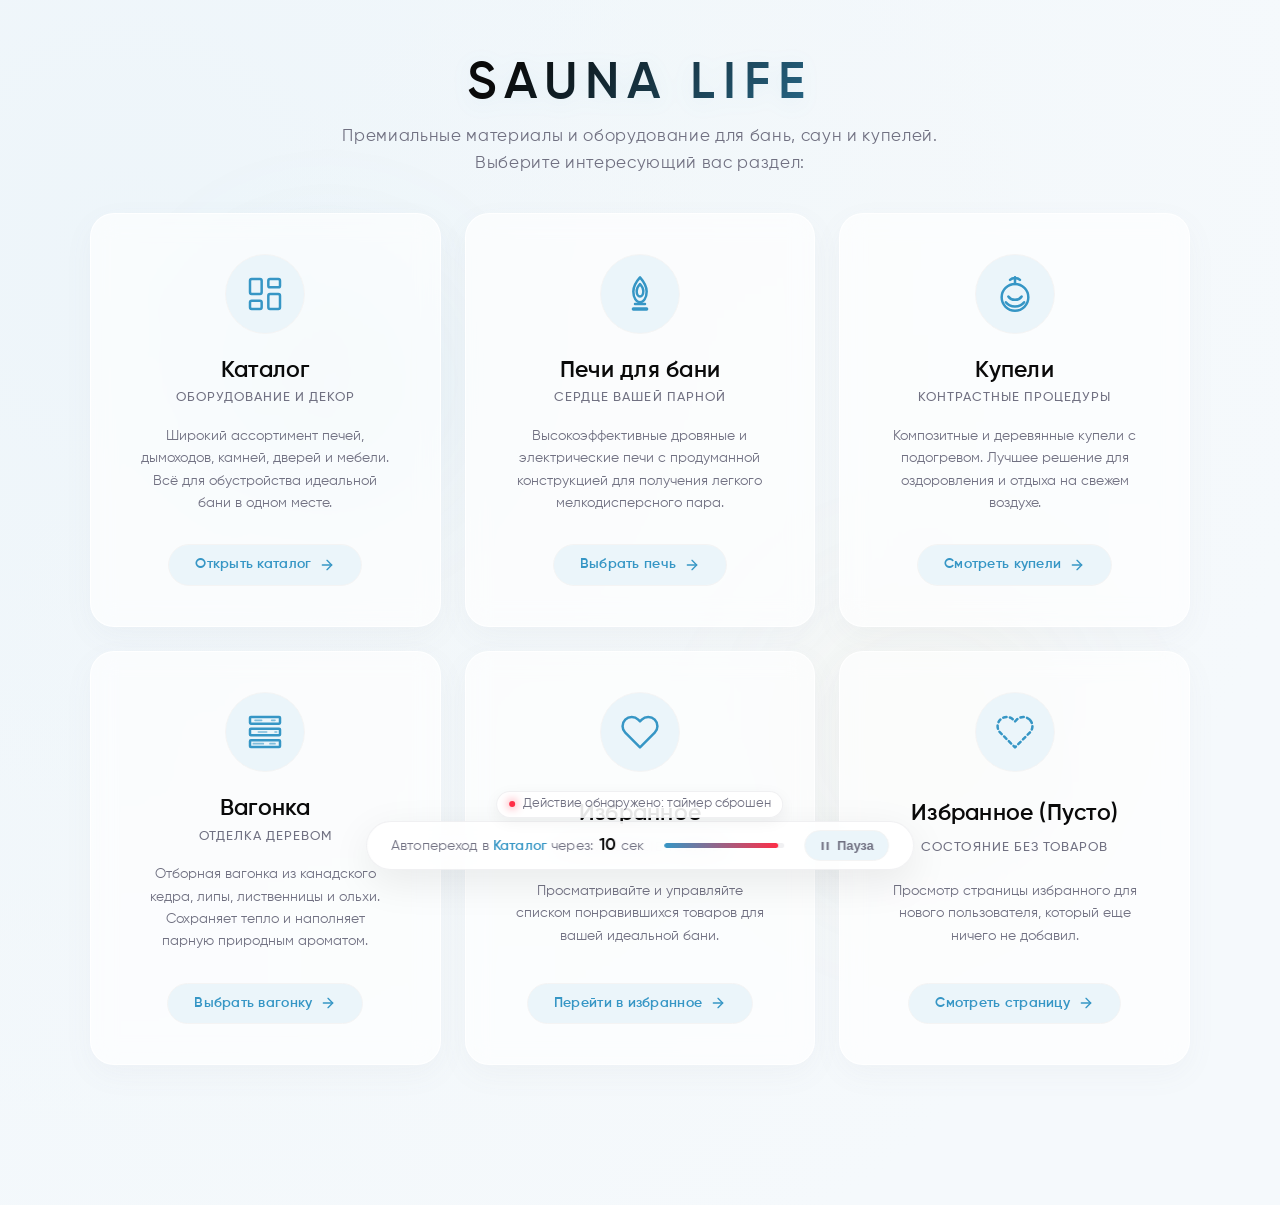
<file: index.html>
<!doctype html>
<html lang="ru">
  <head>
    <meta charset="UTF-8" />
    <meta name="viewport" content="width=device-width, initial-scale=1.0" />
    <meta name="description" content="Sauna Life — ваш премиальный гид в мир бань, саун и купелей. Выберите интересующий раздел для перехода к каталогу или детальным обзорам." />
    <title>Sauna Life — Выбор раздела</title>
    <!-- Fonts -->
    <link rel="preconnect" href="https://fonts.googleapis.com" />
    <link rel="preconnect" href="https://fonts.gstatic.com" crossorigin />
    <link href="https://fonts.googleapis.com/css2?family=Montserrat:wght@300;400;500;600;700&display=swap" rel="stylesheet" />
    
    <!-- Link to official project design files -->
    <link rel="stylesheet" href="./css/base/variables.css" />
    <link rel="stylesheet" href="./css/base/typography.css" />
    
    <link rel="shortcut icon" href="favicon.ico" type="image/x-icon" />
    <style>
      /* --- PREMIUM BASE STYLES --- */
      * {
        box-sizing: border-box;
        margin: 0;
        padding: 0;
      }
      
      body {
        margin: 0;
        padding: 0;
        font-family: 'Gilroy', 'Montserrat', -apple-system, BlinkMacSystemFont, 'Segoe UI', Roboto, sans-serif;
        background-color: var(--color-bg);
        color: var(--color-dark);
        min-height: 100vh;
        display: flex;
        flex-direction: column;
        justify-content: space-between;
        align-items: center;
        overflow-x: hidden;
        position: relative;
        /* Custom subtle radial gradient overlays matching local brand style */
        background: radial-gradient(circle at 10% 20%, rgba(54, 150, 197, 0.04) 0%, var(--color-bg) 80%),
                    radial-gradient(circle at 90% 80%, rgba(229, 169, 59, 0.04) 0%, var(--color-bg) 80%);
      }

      /* --- AMBIENT GLOW BACKDROP --- */
      .ambient-glow {
        position: absolute;
        top: 0;
        left: 0;
        width: 100%;
        height: 100%;
        overflow: hidden;
        pointer-events: none;
        z-index: 1;
      }
      
      .glow-1 {
        position: absolute;
        top: 15%;
        left: 10%;
        width: 400px;
        height: 400px;
        background: radial-gradient(circle, rgba(54, 150, 197, 0.07) 0%, rgba(255, 255, 255, 0) 70%);
        filter: blur(50px);
        animation: float-slow 24s infinite alternate ease-in-out;
      }
      
      .glow-2 {
        position: absolute;
        bottom: 20%;
        right: 10%;
        width: 450px;
        height: 450px;
        background: radial-gradient(circle, rgba(229, 169, 59, 0.06) 0%, rgba(255, 255, 255, 0) 70%);
        filter: blur(60px);
        animation: float-slow 30s infinite alternate-reverse ease-in-out;
      }
      
      @keyframes float-slow {
        0% { transform: translate(0, 0) scale(1); }
        100% { transform: translate(50px, 30px) scale(1.1); }
      }

      /* --- CONTENT WRAPPER --- */
      .page-wrapper {
        width: 100%;
        display: flex;
        flex-direction: column;
        justify-content: space-between;
        align-items: center;
        min-height: 100vh;
        padding: 40px 20px 120px 20px;
        z-index: 10;
        position: relative;
      }

      /* --- HEADER BRANDING --- */
      .header-brand {
        text-align: center;
        margin-top: 15px;
        margin-bottom: 15px;
        max-width: 800px;
      }
      
      .brand-logo {
        font-size: clamp(2.2rem, 5vw, 3.2rem);
        font-weight: 700;
        letter-spacing: 0.16em;
        text-transform: uppercase;
        margin: 0 0 10px 0;
        background: linear-gradient(135deg, var(--color-dark) 30%, var(--color-blue) 100%);
        -webkit-background-clip: text;
        -webkit-text-fill-color: transparent;
        filter: drop-shadow(0 4px 10px rgba(54, 150, 197, 0.08));
      }
      
      .brand-tagline {
        font-size: clamp(0.95rem, 2vw, 1.05rem);
        font-weight: 400;
        color: var(--color-gray);
        letter-spacing: 0.04em;
        line-height: 1.6;
        max-width: 680px;
        margin: 0 auto;
      }

      /* --- HUB CONTAINER & GRID --- */
      .hub-container {
        width: 100%;
        max-width: 1100px;
        margin: auto 0;
        padding: 20px 0;
      }
      
      .hub-grid {
        display: grid;
        grid-template-columns: repeat(3, 1fr);
        gap: 24px;
        width: 100%;
      }
      
      @media (max-width: 1023px) {
        .hub-grid {
          grid-template-columns: repeat(2, 1fr);
          max-width: 720px;
          margin: 0 auto;
          gap: 20px;
        }
      }
      
      @media (max-width: 640px) {
        .hub-grid {
          grid-template-columns: 1fr;
          max-width: 400px;
          margin: 0 auto;
          gap: 16px;
        }
      }

      /* --- LIGHT GLASSMORPHIC HUB CARD --- */
      .hub-card {
        background: rgba(255, 255, 255, 0.65);
        border: 1px solid rgba(255, 255, 255, 0.85);
        border-radius: 24px;
        padding: 40px 24px;
        text-align: center;
        display: flex;
        flex-direction: column;
        justify-content: space-between;
        align-items: center;
        text-decoration: none;
        color: var(--color-dark);
        transition: all 0.4s cubic-bezier(0.16, 1, 0.3, 1);
        position: relative;
        overflow: hidden;
        box-shadow: 0 10px 30px rgba(113, 113, 130, 0.05);
        backdrop-filter: blur(12px);
      }
      
      .hub-card::before {
        content: '';
        position: absolute;
        top: 0;
        left: 0;
        right: 0;
        bottom: 0;
        background: radial-gradient(circle at top, rgba(54, 150, 197, 0.05) 0%, rgba(54, 150, 197, 0) 70%);
        opacity: 0;
        transition: opacity 0.4s ease;
      }
      
      .hub-card:hover {
        transform: translateY(-8px);
        border-color: rgba(54, 150, 197, 0.3);
        box-shadow: 0 20px 45px rgba(54, 150, 197, 0.1);
        background: #ffffff;
      }
      
      .hub-card:hover::before {
        opacity: 1;
      }
      
      .card-icon-wrap {
        width: 80px;
        height: 80px;
        border-radius: 50%;
        background: var(--color-gray-light);
        border: 1px solid var(--border-color-base-light);
        display: flex;
        justify-content: center;
        align-items: center;
        color: var(--color-blue);
        margin-bottom: 24px;
        transition: all 0.4s cubic-bezier(0.16, 1, 0.3, 1);
        position: relative;
        z-index: 2;
      }
      
      .hub-card:hover .card-icon-wrap {
        background: rgba(54, 150, 197, 0.08);
        border-color: rgba(54, 150, 197, 0.35);
        transform: scale(1.1) rotate(3deg);
        box-shadow: 0 0 20px rgba(54, 150, 197, 0.12);
      }
      
      .card-title {
        font-size: 1.45rem;
        font-weight: 600;
        margin: 0 0 6px 0;
        letter-spacing: 0.01em;
        color: var(--color-dark);
        transition: color 0.3s ease;
        position: relative;
        z-index: 2;
      }
      
      .hub-card:hover .card-title {
        color: var(--color-blue);
      }
      
      .card-subtitle {
        font-size: 0.8rem;
        color: var(--color-gray);
        font-weight: 500;
        text-transform: uppercase;
        letter-spacing: 0.08em;
        margin-bottom: 18px;
        position: relative;
        z-index: 2;
      }
      
      .card-desc {
        font-size: 0.9rem;
        color: var(--color-gray);
        line-height: 1.55;
        margin-bottom: 30px;
        font-weight: 400;
        max-width: 250px;
        transition: color 0.3s ease;
        position: relative;
        z-index: 2;
      }
      
      .hub-card:hover .card-desc {
        color: var(--color-dark);
      }
      
      .card-btn {
        padding: 11px 26px;
        border-radius: 50px;
        background: var(--color-gray-light);
        border: 1px solid var(--border-color-base-light);
        font-size: 0.85rem;
        font-weight: 600;
        letter-spacing: 0.02em;
        color: var(--color-blue);
        transition: all 0.3s ease;
        display: inline-flex;
        align-items: center;
        gap: 8px;
        position: relative;
        z-index: 2;
      }
      
      .card-btn svg {
        transition: transform 0.3s ease;
      }
      
      .hub-card:hover .card-btn {
        background: var(--color-accent);
        border-color: var(--color-accent);
        color: var(--color-light);
        box-shadow: 0 8px 18px rgba(255, 46, 71, 0.28);
      }
      
      .hub-card:hover .card-btn svg {
        transform: translateX(4px);
      }

      /* --- TIMER / DECK SECTION --- */
      .footer-bar {
        position: fixed;
        bottom: 30px;
        left: 50%;
        transform: translateX(-50%);
        display: flex;
        flex-direction: column;
        align-items: center;
        z-index: 100;
        pointer-events: none;
      }
      
      .countdown-box {
        pointer-events: auto;
        background: rgba(255, 255, 255, 0.85);
        border: 1px solid rgba(113, 113, 130, 0.1);
        border-radius: 60px;
        padding: 8px 24px;
        display: flex;
        align-items: center;
        gap: 20px;
        box-shadow: 0 12px 40px rgba(0, 0, 0, 0.08);
        backdrop-filter: blur(12px);
        transition: transform 0.3s ease;
      }
      
      @media (max-width: 640px) {
        .footer-bar {
          bottom: 20px;
          width: 100%;
          padding: 0 20px;
        }
        .countdown-box {
          padding: 8px 16px;
          gap: 12px;
          width: 100%;
          justify-content: center;
        }
        .progress-container {
          display: none;
        }
        .countdown-text {
          font-size: 0.85rem;
        }
      }
      
      .countdown-text {
        font-size: 0.9rem;
        color: var(--color-gray);
        font-weight: 400;
        margin: 0;
        letter-spacing: 0.01em;
      }
      
      .countdown-text span {
        color: var(--color-blue);
        font-weight: 600;
      }
      
      .countdown-text strong {
        font-size: 1.05rem;
        color: var(--color-dark);
        margin-left: 2px;
      }
      
      .progress-container {
        width: 120px;
        height: 5px;
        background: rgba(113, 113, 130, 0.1);
        border-radius: 4px;
        overflow: hidden;
      }
      
      .progress-fill {
        height: 100%;
        width: 100%;
        background: linear-gradient(90deg, var(--color-blue), var(--color-accent));
        border-radius: 4px;
        width: 100%;
      }
      
      .control-btn {
        background: var(--color-gray-light);
        border: 1px solid var(--border-color-base-light);
        color: var(--color-gray);
        cursor: pointer;
        display: flex;
        align-items: center;
        justify-content: center;
        gap: 6px;
        font-size: 0.8rem;
        font-weight: 600;
        padding: 7px 14px;
        border-radius: 50px;
        transition: all 0.3s ease;
      }
      
      .control-btn:hover {
        color: var(--color-dark);
        background: #ffffff;
        border-color: rgba(113, 113, 130, 0.2);
      }
      
      .control-btn svg {
        fill: currentColor;
      }
      
      .activity-indicator {
        position: absolute;
        top: -30px;
        font-size: 0.8rem;
        color: var(--color-gray);
        background: rgba(255, 255, 255, 0.9);
        padding: 4px 12px;
        border-radius: 20px;
        border: 1px solid rgba(113, 113, 130, 0.1);
        margin: 0;
        transition: opacity 0.5s ease, transform 0.5s cubic-bezier(0.16, 1, 0.3, 1);
        opacity: 0;
        transform: translateY(15px); /* starts lower */
        display: flex;
        align-items: center;
        gap: 7px;
        pointer-events: none;
        box-shadow: 0 4px 15px rgba(0,0,0,0.05);
      }
      
      .activity-indicator.show {
        opacity: 1;
        transform: translateY(0); /* settles in place */
      }
      
      .activity-indicator.hide-up {
        opacity: 0;
        transform: translateY(-15px); /* floats up and away */
      }

      .pulse-dot {
        width: 6px;
        height: 6px;
        border-radius: 50%;
        background: var(--color-accent);
        box-shadow: 0 0 10px var(--color-accent);
        animation: pulse 1.6s infinite ease-in-out;
      }
      
      @keyframes pulse {
        0% { transform: scale(0.85); opacity: 0.4; }
        50% { transform: scale(1.2); opacity: 1; }
        100% { transform: scale(0.85); opacity: 0.4; }
      }
    </style>
  </head>
  <body>
    <!-- Background visual ambience -->
    <div class="ambient-glow">
      <div class="glow-1"></div>
      <div class="glow-2"></div>
    </div>

    <div class="page-wrapper">
      <!-- HEADER -->
      <header class="header-brand">
        <h1 class="brand-logo" id="brand-title">Sauna Life</h1>
        <p class="brand-tagline">Премиальные материалы и оборудование для бань, саун и купелей. Выберите интересующий вас раздел:</p>
      </header>

      <!-- SELECTION HUB -->
      <main class="hub-container">
        <div class="hub-grid" role="navigation" aria-label="Разделы сайта">
          <!-- CARD 1: CATALOG -->
          <a href="new-catalog.html" class="hub-card" id="card-catalog">
            <div class="card-icon-wrap">
              <!-- Grid SVG Icon -->
              <svg viewBox="0 0 24 24" width="40" height="40" fill="none" stroke="currentColor" stroke-width="1.5" stroke-linecap="round" stroke-linejoin="round">
                <rect x="3" y="3" width="7" height="9" rx="1" />
                <rect x="14" y="3" width="7" height="5" rx="1" />
                <rect x="14" y="12" width="7" height="9" rx="1" />
                <rect x="3" y="16" width="7" height="5" rx="1" />
              </svg>
            </div>
            <h2 class="card-title">Каталог</h2>
            <div class="card-subtitle">Оборудование и декор</div>
            <p class="card-desc">Широкий ассортимент печей, дымоходов, камней, дверей и мебели. Всё для обустройства идеальной бани в одном месте.</p>
            <div class="card-btn">
              <span>Открыть каталог</span>
              <svg viewBox="0 0 24 24" width="16" height="16" fill="none" stroke="currentColor" stroke-width="2" stroke-linecap="round" stroke-linejoin="round">
                <line x1="5" y1="12" x2="19" y2="12"></line>
                <polyline points="12 5 19 12 12 19"></polyline>
              </svg>
            </div>
          </a>

          <!-- CARD 2: BATH STOVES -->
          <a href="new-product-pechi.html" class="hub-card" id="card-pechi">
            <div class="card-icon-wrap">
              <!-- Flame SVG Icon -->
              <svg viewBox="0 0 24 24" width="40" height="40" fill="none" stroke="currentColor" stroke-width="1.5" stroke-linecap="round" stroke-linejoin="round">
                <path d="M12 2c0 0-4 4.5-4 8.5C8 14.5 10 17 12 17s4-2.5 4-6.5C16 6.5 12 2 12 2z" />
                <path d="M12 6c0 0-2 2.25-2 4.25c0 2 1 3.25 2 3.25s2-1.25 2-3.25C14 8.25 12 6 12 6z" />
                <line x1="8" y1="21" x2="16" y2="21" stroke-width="2"></line>
                <line x1="9" y1="18" x2="15" y2="18" stroke-width="1.5"></line>
              </svg>
            </div>
            <h2 class="card-title">Печи для бани</h2>
            <div class="card-subtitle">Сердце вашей парной</div>
            <p class="card-desc">Высокоэффективные дровяные и электрические печи с продуманной конструкцией для получения легкого мелкодисперсного пара.</p>
            <div class="card-btn">
              <span>Выбрать печь</span>
              <svg viewBox="0 0 24 24" width="16" height="16" fill="none" stroke="currentColor" stroke-width="2" stroke-linecap="round" stroke-linejoin="round">
                <line x1="5" y1="12" x2="19" y2="12"></line>
                <polyline points="12 5 19 12 12 19"></polyline>
              </svg>
            </div>
          </a>

          <!-- CARD 3: TUBS / KUPELI -->
          <a href="new-product-kupeli.html" class="hub-card" id="card-kupeli">
            <div class="card-icon-wrap">
              <!-- Tub SVG Icon -->
              <svg viewBox="0 0 24 24" width="40" height="40" fill="none" stroke="currentColor" stroke-width="1.5" stroke-linecap="round" stroke-linejoin="round">
                <path d="M12 22a8 8 0 1 0 0-16 8 8 0 0 0 0 16z" />
                <path d="M12 6V2" />
                <path d="M9 3.5c1.5-1.5 4.5-1.5 6 0" />
                <path d="M8 13.5c1 1.5 3 2 4 2s3-.5 4-2" />
                <path d="M6.5 17c1.5 2 3.5 2.5 5.5 2.5s4-.5 5.5-2.5" />
              </svg>
            </div>
            <h2 class="card-title">Купели</h2>
            <div class="card-subtitle">Контрастные процедуры</div>
            <p class="card-desc">Композитные и деревянные купели с подогревом. Лучшее решение для оздоровления и отдыха на свежем воздухе.</p>
            <div class="card-btn">
              <span>Смотреть купели</span>
              <svg viewBox="0 0 24 24" width="16" height="16" fill="none" stroke="currentColor" stroke-width="2" stroke-linecap="round" stroke-linejoin="round">
                <line x1="5" y1="12" x2="19" y2="12"></line>
                <polyline points="12 5 19 12 12 19"></polyline>
              </svg>
            </div>
          </a>

          <!-- CARD 4: CLADDING / VAGONKA -->
          <a href="new-product-vagonka.html" class="hub-card" id="card-vagonka">
            <div class="card-icon-wrap">
              <!-- Wood Planks SVG Icon -->
              <svg viewBox="0 0 24 24" width="40" height="40" fill="none" stroke="currentColor" stroke-width="1.5" stroke-linecap="round" stroke-linejoin="round">
                <rect x="3" y="3" width="18" height="4" rx="0.5" />
                <rect x="3" y="10" width="18" height="4" rx="0.5" />
                <rect x="3" y="17" width="18" height="4" rx="0.5" />
                <path d="M6 5h4M16 5h2M8 12h5M18 12h1M5 19h6M15 19h3" stroke-width="1" opacity="0.6"/>
              </svg>
            </div>
            <h2 class="card-title">Вагонка</h2>
            <div class="card-subtitle">Отделка деревом</div>
            <p class="card-desc">Отборная вагонка из канадского кедра, липы, лиственницы и ольхи. Сохраняет тепло и наполняет парную природным ароматом.</p>
            <div class="card-btn">
              <span>Выбрать вагонку</span>
              <svg viewBox="0 0 24 24" width="16" height="16" fill="none" stroke="currentColor" stroke-width="2" stroke-linecap="round" stroke-linejoin="round">
                <line x1="5" y1="12" x2="19" y2="12"></line>
                <polyline points="12 5 19 12 12 19"></polyline>
              </svg>
            </div>
          </a>

          <!-- CARD 5: WISHLIST -->
          <a href="wishlist.html" class="hub-card" id="card-wishlist">
            <div class="card-icon-wrap">
              <!-- Heart SVG Icon -->
              <svg viewBox="0 0 24 24" width="40" height="40" fill="none" stroke="currentColor" stroke-width="1.5" stroke-linecap="round" stroke-linejoin="round">
                <path d="M20.84 4.61a5.5 5.5 0 0 0-7.78 0L12 5.67l-1.06-1.06a5.5 5.5 0 0 0-7.78 7.78l1.06 1.06L12 21.23l7.78-7.78 1.06-1.06a5.5 5.5 0 0 0 0-7.78z"></path>
              </svg>
            </div>
            <h2 class="card-title">Избранное</h2>
            <div class="card-subtitle">Сохраненные товары</div>
            <p class="card-desc">Просматривайте и управляйте списком понравившихся товаров для вашей идеальной бани.</p>
            <div class="card-btn">
              <span>Перейти в избранное</span>
              <svg viewBox="0 0 24 24" width="16" height="16" fill="none" stroke="currentColor" stroke-width="2" stroke-linecap="round" stroke-linejoin="round">
                <line x1="5" y1="12" x2="19" y2="12"></line>
                <polyline points="12 5 19 12 12 19"></polyline>
              </svg>
            </div>
          </a>

          <!-- CARD 6: WISHLIST EMPTY -->
          <a href="wishlist-empty.html" class="hub-card" id="card-wishlist-empty">
            <div class="card-icon-wrap">
              <!-- Outline Heart SVG Icon -->
              <svg viewBox="0 0 24 24" width="40" height="40" fill="none" stroke="currentColor" stroke-width="1.5" stroke-linecap="round" stroke-linejoin="round">
                <path d="M20.84 4.61a5.5 5.5 0 0 0-7.78 0L12 5.67l-1.06-1.06a5.5 5.5 0 0 0-7.78 7.78l1.06 1.06L12 21.23l7.78-7.78 1.06-1.06a5.5 5.5 0 0 0 0-7.78z" stroke-dasharray="2 2"></path>
              </svg>
            </div>
            <h2 class="card-title">Избранное (Пусто)</h2>
            <div class="card-subtitle">Состояние без товаров</div>
            <p class="card-desc">Просмотр страницы избранного для нового пользователя, который еще ничего не добавил.</p>
            <div class="card-btn">
              <span>Смотреть страницу</span>
              <svg viewBox="0 0 24 24" width="16" height="16" fill="none" stroke="currentColor" stroke-width="2" stroke-linecap="round" stroke-linejoin="round">
                <line x1="5" y1="12" x2="19" y2="12"></line>
                <polyline points="12 5 19 12 12 19"></polyline>
              </svg>
            </div>
          </a>
        </div>
      </main>

      <!-- INTERACTIVE FOOTER TIMER & DECK -->
      <footer class="footer-bar">
        <div class="countdown-box">
          <p class="countdown-text" id="countdown-label">
            Автопереход в <span>Каталог</span> через: <strong id="timer-seconds">10</strong> сек
          </p>
          <div class="progress-container" aria-hidden="true">
            <div class="progress-fill" id="timer-progress"></div>
          </div>
          <button class="control-btn" id="pause-resume-btn" aria-label="Приостановить таймер автоматического перехода">
            <!-- Pause Icon -->
            <svg viewBox="0 0 24 24" width="12" height="12" id="btn-icon">
              <rect x="5" y="4" width="4" height="16"></rect>
              <rect x="15" y="4" width="4" height="16"></rect>
            </svg>
            <span id="btn-text">Пауза</span>
          </button>
        </div>

        <p class="activity-indicator" id="activity-indicator">
          <span class="pulse-dot"></span>
          Действие обнаружено: таймер сброшен
        </p>
      </footer>
    </div>

    <!-- SCRIPT FOR ANIMATION & LOGIC -->
    <script>
      (function() {
        const REDIRECT_URL = 'new-catalog.html';
        const TOTAL_TIME = 10000; // 10 seconds in milliseconds
        const UPDATE_INTERVAL = 40; // 40ms updates for silky smooth animations
        
        let elapsed = 0;
        let isPaused = false;
        let countdownTimer = null;
        let toastTimeout = null;
        let lastActivityTime = Date.now();

        const secondsSpan = document.getElementById('timer-seconds');
        const progressBar = document.getElementById('timer-progress');
        const pauseResumeBtn = document.getElementById('pause-resume-btn');
        const btnIcon = document.getElementById('btn-icon');
        const btnText = document.getElementById('btn-text');
        const activityIndicator = document.getElementById('activity-indicator');

        // Play/Pause Icons HTML
        const pauseIconSvg = `<rect x="5" y="4" width="4" height="16"></rect><rect x="15" y="4" width="4" height="16"></rect>`;
        const playIconSvg = `<path d="M8 5v14l11-7z"></path>`;

        // Start countdown
        function startTimer() {
          countdownTimer = setInterval(() => {
            if (isPaused) return;

            elapsed += UPDATE_INTERVAL;
            
            // Calculate percentage
            const percentage = Math.max(0, 100 - (elapsed / TOTAL_TIME) * 100);
            progressBar.style.width = percentage + '%';

            // Calculate seconds remaining (ceil to avoid showing 0 early)
            const secondsLeft = Math.ceil((TOTAL_TIME - elapsed) / 1000);
            secondsSpan.textContent = Math.max(0, secondsLeft);

            // Redirect when elapsed reaches limit
            if (elapsed >= TOTAL_TIME) {
              clearInterval(countdownTimer);
              window.location.href = REDIRECT_URL;
            }
          }, UPDATE_INTERVAL);
        }

        // Reset the countdown timer
        function resetTimer() {
          elapsed = 0;
          progressBar.style.width = '100%';
          secondsSpan.textContent = '10';
        }

        // Toggle pause/resume states
        function togglePause() {
          isPaused = !isPaused;
          if (isPaused) {
            btnIcon.innerHTML = playIconSvg;
            btnText.textContent = 'Старт';
            pauseResumeBtn.setAttribute('aria-label', 'Запустить таймер автоматического перехода');
          } else {
            btnIcon.innerHTML = pauseIconSvg;
            btnText.textContent = 'Пауза';
            pauseResumeBtn.setAttribute('aria-label', 'Приостановить таймер автоматического перехода');
            // Instantly reset timer on resume to give user fair 10s
            resetTimer();
          }
        }

        // Show a elegant micro-notification when activity is detected and resets the timer
        function showActivityToast() {
          activityIndicator.classList.remove('hide-up');
          activityIndicator.classList.add('show');
          clearTimeout(toastTimeout);
          toastTimeout = setTimeout(() => {
            activityIndicator.classList.remove('show');
            activityIndicator.classList.add('hide-up');
            // reset transform class after animation finishes
            setTimeout(() => {
              activityIndicator.classList.remove('hide-up');
            }, 500);
          }, 1800);
        }

        // Handle activity detection (resets timer if active)
        function handleUserActivity() {
          const now = Date.now();
          // Throttle action to prevent continuous triggers (min 300ms intervals)
          if (now - lastActivityTime > 300) {
            lastActivityTime = now;
            if (!isPaused && elapsed > 200) { // Only reset if timer has actually started ticking
              resetTimer();
              showActivityToast();
            }
          }
        }

        // Register event listeners for inactivity tracking
        const activityEvents = ['mousemove', 'mousedown', 'keypress', 'scroll', 'touchstart'];
        activityEvents.forEach(eventName => {
          window.addEventListener(eventName, handleUserActivity, { passive: true });
        });

        // Click handler for manual Pause/Resume
        pauseResumeBtn.addEventListener('click', (e) => {
          e.preventDefault();
          togglePause();
        });

        // Keydown keyboard shortcuts (Space to Pause, R to Reset)
        window.addEventListener('keydown', (e) => {
          if (e.code === 'Space') {
            e.preventDefault();
            togglePause();
          } else if (e.code === 'KeyR' || e.code === 'KeyК') { // Handles both EN 'R' and RU 'К'
            e.preventDefault();
            if (!isPaused) {
              resetTimer();
              showActivityToast();
            }
          }
        });

        // Initialize on load
        startTimer();
      })();
    </script>
  </body>
</html>
</file>
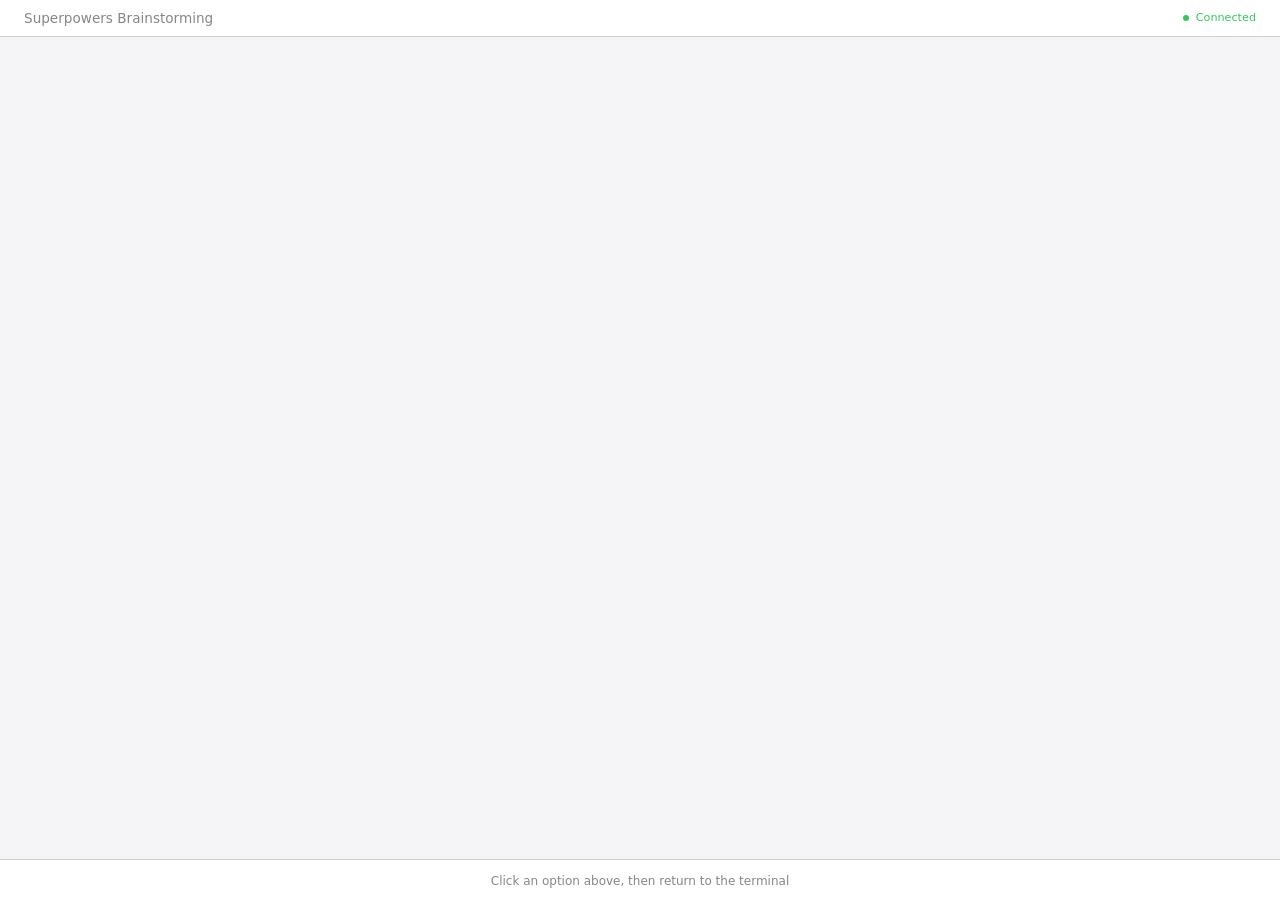
<file: .agents/skills/brainstorming/scripts/frame-template.html>
<!DOCTYPE html>
<html>
<head>
  <meta charset="utf-8">
  <title>Superpowers Brainstorming</title>
  <style>
    /*
     * BRAINSTORM COMPANION FRAME TEMPLATE
     *
     * This template provides a consistent frame with:
     * - OS-aware light/dark theming
     * - Fixed header and selection indicator bar
     * - Scrollable main content area
     * - CSS helpers for common UI patterns
     *
     * Content is injected via placeholder comment in #claude-content.
     */

    * { box-sizing: border-box; margin: 0; padding: 0; }
    html, body { height: 100%; overflow: hidden; }

    /* ===== THEME VARIABLES ===== */
    :root {
      --bg-primary: #f5f5f7;
      --bg-secondary: #ffffff;
      --bg-tertiary: #e5e5e7;
      --border: #d1d1d6;
      --text-primary: #1d1d1f;
      --text-secondary: #86868b;
      --text-tertiary: #aeaeb2;
      --accent: #0071e3;
      --accent-hover: #0077ed;
      --success: #34c759;
      --warning: #ff9f0a;
      --error: #ff3b30;
      --selected-bg: #e8f4fd;
      --selected-border: #0071e3;
    }

    @media (prefers-color-scheme: dark) {
      :root {
        --bg-primary: #1d1d1f;
        --bg-secondary: #2d2d2f;
        --bg-tertiary: #3d3d3f;
        --border: #424245;
        --text-primary: #f5f5f7;
        --text-secondary: #86868b;
        --text-tertiary: #636366;
        --accent: #0a84ff;
        --accent-hover: #409cff;
        --selected-bg: rgba(10, 132, 255, 0.15);
        --selected-border: #0a84ff;
      }
    }

    body {
      font-family: system-ui, -apple-system, BlinkMacSystemFont, sans-serif;
      background: var(--bg-primary);
      color: var(--text-primary);
      display: flex;
      flex-direction: column;
      line-height: 1.5;
    }

    /* ===== FRAME STRUCTURE ===== */
    .header {
      background: var(--bg-secondary);
      padding: 0.5rem 1.5rem;
      display: flex;
      justify-content: space-between;
      align-items: center;
      border-bottom: 1px solid var(--border);
      flex-shrink: 0;
    }
    .header h1 { font-size: 0.85rem; font-weight: 500; color: var(--text-secondary); }
    .header .status { font-size: 0.7rem; color: var(--success); display: flex; align-items: center; gap: 0.4rem; }
    .header .status::before { content: ''; width: 6px; height: 6px; background: var(--success); border-radius: 50%; }

    .main { flex: 1; overflow-y: auto; }
    #claude-content { padding: 2rem; min-height: 100%; }

    .indicator-bar {
      background: var(--bg-secondary);
      border-top: 1px solid var(--border);
      padding: 0.5rem 1.5rem;
      flex-shrink: 0;
      text-align: center;
    }
    .indicator-bar span {
      font-size: 0.75rem;
      color: var(--text-secondary);
    }
    .indicator-bar .selected-text {
      color: var(--accent);
      font-weight: 500;
    }

    /* ===== TYPOGRAPHY ===== */
    h2 { font-size: 1.5rem; font-weight: 600; margin-bottom: 0.5rem; }
    h3 { font-size: 1.1rem; font-weight: 600; margin-bottom: 0.25rem; }
    .subtitle { color: var(--text-secondary); margin-bottom: 1.5rem; }
    .section { margin-bottom: 2rem; }
    .label { font-size: 0.7rem; color: var(--text-secondary); text-transform: uppercase; letter-spacing: 0.05em; margin-bottom: 0.5rem; }

    /* ===== OPTIONS (for A/B/C choices) ===== */
    .options { display: flex; flex-direction: column; gap: 0.75rem; }
    .option {
      background: var(--bg-secondary);
      border: 2px solid var(--border);
      border-radius: 12px;
      padding: 1rem 1.25rem;
      cursor: pointer;
      transition: all 0.15s ease;
      display: flex;
      align-items: flex-start;
      gap: 1rem;
    }
    .option:hover { border-color: var(--accent); }
    .option.selected { background: var(--selected-bg); border-color: var(--selected-border); }
    .option .letter {
      background: var(--bg-tertiary);
      color: var(--text-secondary);
      width: 1.75rem; height: 1.75rem;
      border-radius: 6px;
      display: flex; align-items: center; justify-content: center;
      font-weight: 600; font-size: 0.85rem; flex-shrink: 0;
    }
    .option.selected .letter { background: var(--accent); color: white; }
    .option .content { flex: 1; }
    .option .content h3 { font-size: 0.95rem; margin-bottom: 0.15rem; }
    .option .content p { color: var(--text-secondary); font-size: 0.85rem; margin: 0; }

    /* ===== CARDS (for showing designs/mockups) ===== */
    .cards { display: grid; grid-template-columns: repeat(auto-fit, minmax(280px, 1fr)); gap: 1rem; }
    .card {
      background: var(--bg-secondary);
      border: 1px solid var(--border);
      border-radius: 12px;
      overflow: hidden;
      cursor: pointer;
      transition: all 0.15s ease;
    }
    .card:hover { border-color: var(--accent); transform: translateY(-2px); box-shadow: 0 4px 12px rgba(0,0,0,0.1); }
    .card.selected { border-color: var(--selected-border); border-width: 2px; }
    .card-image { background: var(--bg-tertiary); aspect-ratio: 16/10; display: flex; align-items: center; justify-content: center; }
    .card-body { padding: 1rem; }
    .card-body h3 { margin-bottom: 0.25rem; }
    .card-body p { color: var(--text-secondary); font-size: 0.85rem; }

    /* ===== MOCKUP CONTAINER ===== */
    .mockup {
      background: var(--bg-secondary);
      border: 1px solid var(--border);
      border-radius: 12px;
      overflow: hidden;
      margin-bottom: 1.5rem;
    }
    .mockup-header {
      background: var(--bg-tertiary);
      padding: 0.5rem 1rem;
      font-size: 0.75rem;
      color: var(--text-secondary);
      border-bottom: 1px solid var(--border);
    }
    .mockup-body { padding: 1.5rem; }

    /* ===== SPLIT VIEW (side-by-side comparison) ===== */
    .split { display: grid; grid-template-columns: 1fr 1fr; gap: 1.5rem; }
    @media (max-width: 700px) { .split { grid-template-columns: 1fr; } }

    /* ===== PROS/CONS ===== */
    .pros-cons { display: grid; grid-template-columns: 1fr 1fr; gap: 1rem; margin: 1rem 0; }
    .pros, .cons { background: var(--bg-secondary); border-radius: 8px; padding: 1rem; }
    .pros h4 { color: var(--success); font-size: 0.85rem; margin-bottom: 0.5rem; }
    .cons h4 { color: var(--error); font-size: 0.85rem; margin-bottom: 0.5rem; }
    .pros ul, .cons ul { margin-left: 1.25rem; font-size: 0.85rem; color: var(--text-secondary); }
    .pros li, .cons li { margin-bottom: 0.25rem; }

    /* ===== PLACEHOLDER (for mockup areas) ===== */
    .placeholder {
      background: var(--bg-tertiary);
      border: 2px dashed var(--border);
      border-radius: 8px;
      padding: 2rem;
      text-align: center;
      color: var(--text-tertiary);
    }

    /* ===== INLINE MOCKUP ELEMENTS ===== */
    .mock-nav { background: var(--accent); color: white; padding: 0.75rem 1rem; display: flex; gap: 1.5rem; font-size: 0.9rem; }
    .mock-sidebar { background: var(--bg-tertiary); padding: 1rem; min-width: 180px; }
    .mock-content { padding: 1.5rem; flex: 1; }
    .mock-button { background: var(--accent); color: white; border: none; padding: 0.5rem 1rem; border-radius: 6px; font-size: 0.85rem; }
    .mock-input { background: var(--bg-primary); border: 1px solid var(--border); border-radius: 6px; padding: 0.5rem; width: 100%; }
  </style>
</head>
<body>
  <div class="header">
    <h1><a href="https://github.com/obra/superpowers" style="color: inherit; text-decoration: none;">Superpowers Brainstorming</a></h1>
    <div class="status">Connected</div>
  </div>

  <div class="main">
    <div id="claude-content">
      <!-- CONTENT -->
    </div>
  </div>

  <div class="indicator-bar">
    <span id="indicator-text">Click an option above, then return to the terminal</span>
  </div>

</body>
</html>
</file>
<file: css/base/variables.css>
/*
 * Назначение файла: CSS переменные (цвета, тени, отступы, сетка)
 */

:root {
  --color-dark: #0a0a0a;
  --color-light: #ffffff;
  --color-bg: #f5f9fc;
  --color-accent: #ff2e47;
  --color-accent-hover: #e6233b;
  --color-star: #ffa500;
  --color-star-hover: #ffc14d;
  --color-gray: #717182;
  --color-gray-light: #ebf5fa;
  --color-gray-lighter: #f9fafb;
  --color-blue: #3696c5;
  --color-blue-hover: #27779e;

  --badge-green: #00c950;
  --badge-purple: #8f36c5;
  --badge-orange: #ff7d45;
  --badge-red: #e62d43;

  --shadow-soft: 0 4px 20px rgba(0, 0, 0, 0.06);
  --radius-base: 8px;
  --gap-base: 16px;
  --border-color-base: #e3e3e6;
  --border-color-base-light: #F4F4F4;
  --border-base: 1px solid var(--border-color-base);
  --border-base-light: 1px solid var(--border-color-base-light);
}
</file>
<file: css/base/typography.css>
/*
 * Назначение файла: Базовая типографика
 */

@font-face {
  font-family: "Gilroy";
  src:
    url("../../assets/fonts/Gilroy/Gilroy-Regular.woff2") format("woff2"),
    url("../../assets/fonts/Gilroy/Gilroy-Regular.woff") format("woff"),
    url("../../assets/fonts/Gilroy/Gilroy-Regular.ttf") format("truetype");
  font-weight: 400;
  font-style: normal;
  font-display: swap;
}

@font-face {
  font-family: "Gilroy";
  src:
    url("../../assets/fonts/Gilroy/Gilroy-Medium.woff2") format("woff2"),
    url("../../assets/fonts/Gilroy/Gilroy-Medium.woff") format("woff"),
    url("../../assets/fonts/Gilroy/Gilroy-Medium.ttf") format("truetype");
  font-weight: 500;
  font-style: normal;
  font-display: swap;
}

@font-face {
  font-family: "Gilroy";
  src:
    url("../../assets/fonts/Gilroy/Gilroy-SemiBold.woff2") format("woff2"),
    url("../../assets/fonts/Gilroy/Gilroy-SemiBold.woff") format("woff"),
    url("../../assets/fonts/Gilroy/Gilroy-SemiBold.ttf") format("truetype");
  font-weight: 600;
  font-style: normal;
  font-display: swap;
}

/* Fallback for 700 if someone uses it */
@font-face {
  font-family: "Gilroy";
  src:
    url("../../assets/fonts/Gilroy/Gilroy-SemiBold.woff2") format("woff2"),
    url("../../assets/fonts/Gilroy/Gilroy-SemiBold.woff") format("woff"),
    url("../../assets/fonts/Gilroy/Gilroy-SemiBold.ttf") format("truetype");
  font-weight: 700;
  font-style: normal;
  font-display: swap;
}

body {
  font-family: "Gilroy", sans-serif;
  font-size: 14px;
  line-height: 1.3;
}

h1,
h2,
h3,
h4,
h5,
h6 {
  line-height: 1.15;
}

h2 {
  font-size: 32px;
}

h3 {
  font-size: 24px;
}

h4 {
  font-size: 18px;
}

/* Стили заголовка страницы */
.page-header {
  margin-bottom: 24px;
  display: flex;
  justify-content: space-between;
  align-items: baseline;
  flex-wrap: wrap;
  gap: 16px;
}

@media (max-width: 767px) {
  .page-header {
    margin-bottom: 16px;
    flex-direction: column;
    align-items: flex-start;
    gap: 8px;
  }
}

.page-header__code {
  /* color: var(--color-gray); */
  font-size: 12px;
  font-weight: 400;
}

.page-header__code-label {
  font-weight: 600;
  color: var(--color-dark);
}

.page-header__code-value {
  position: relative;
  display: inline-block;
  color: var(--color-blue);
  font-weight: 700;
  cursor: pointer;
  transition:
    color 0.2s ease,
    border-color 0.2s ease;
  padding: 0 4px;
}

.page-header__code-value:hover {
  color: var(--color-blue-hover);
  border-bottom-color: var(--color-blue-hover);
}

/* .page-header__code-manager {} */

/* Всплывашка уведомления о копировании */
.page-header__code-tooltip {
  position: absolute;
  bottom: 130%;
  left: 50%;
  transform: translateX(-50%) translateY(8px);
  background: var(--color-dark);
  color: var(--color-light);
  font-size: 11px;
  font-weight: 500;
  padding: 4px 8px;
  border-radius: 4px;
  white-space: nowrap;
  box-shadow: 0 4px 10px rgba(0, 0, 0, 0.15);
  opacity: 0;
  pointer-events: none;
  transition:
    opacity 0.2s ease,
    transform 0.2s ease;
  z-index: 100;
}

.page-header__code-tooltip::after {
  content: "";
  position: absolute;
  top: 100%;
  left: 50%;
  transform: translateX(-50%);
  border-width: 4px;
  border-style: solid;
  border-color: var(--color-dark) transparent transparent transparent;
}

.page-header__code-tooltip.is-visible {
  opacity: 1;
  transform: translateX(-50%) translateY(-2px);
}

.page-header__title {
  font-size: 28px;
  font-weight: 700;
  color: var(--color-dark);
  margin: 0;
  display: flex;
  align-items: center;
  gap: 12px;
}

/* @media (max-width: 1023px) {
  .page-header__title {
    font-size: 24px;
  }
} */

.page-header__count {
  flex-shrink: 0;
  font-size: 16px;
  font-weight: 400;
  color: var(--color-gray);
  margin-top: 8px; /* Выравнивание счетчика по базовой линии, если нужно */
}

@media (max-width: 1023px) {
  .page-header__count {
    font-size: 14px;
  }
  .page-header {
    gap: 8px;
    margin-bottom: 20px;
  }
}

@media (max-width: 767px) {
  .page-header__title {
    font-size: 24px;
  }
}

@media (max-width: 479px) {
  .page-header__count {
    font-size: 12px;
  }
}
</file>
